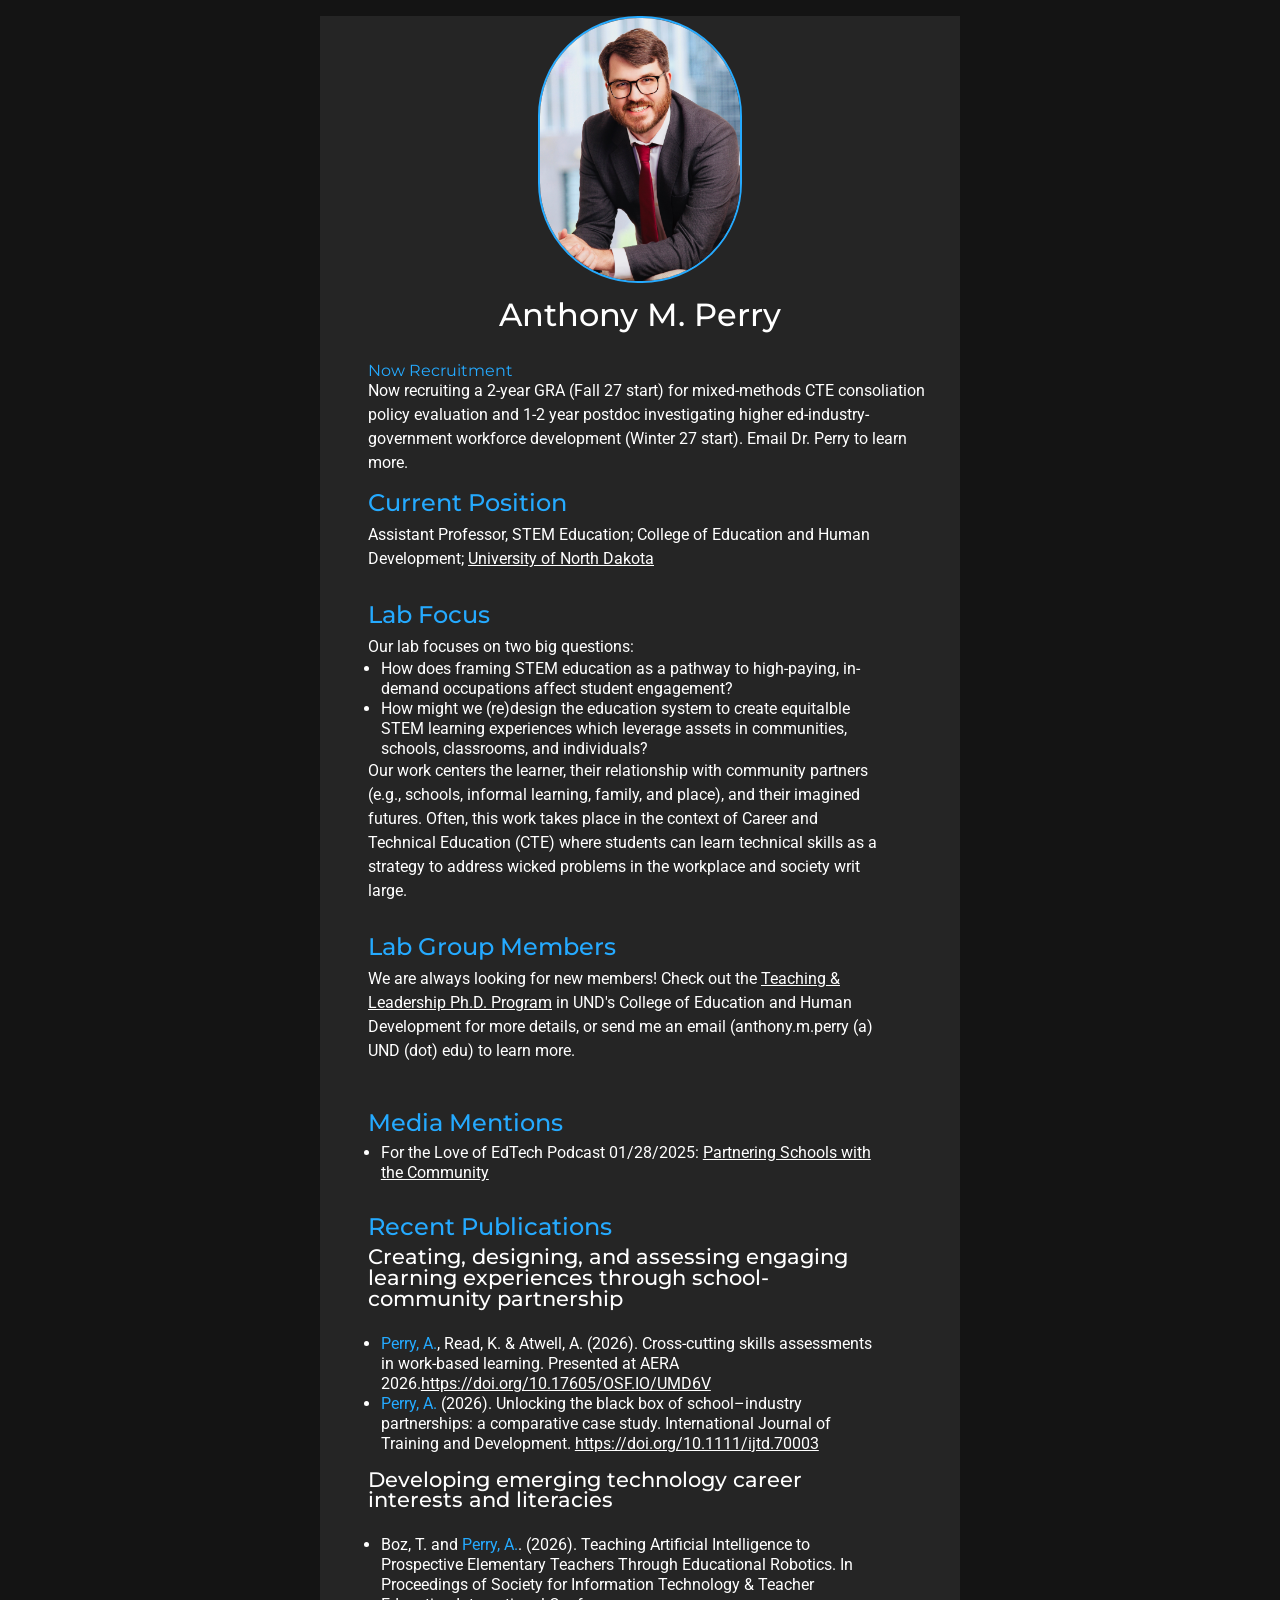
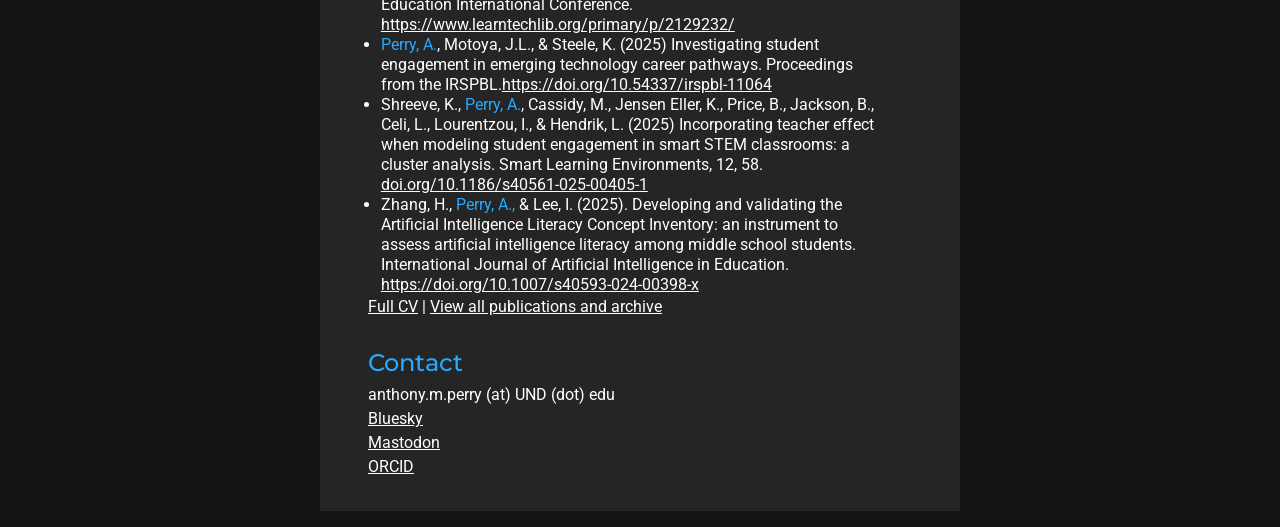
<file: index.html>
<!DOCTYPE html>
<html lang="en"> 
  
  <head>
    <!-- Google tag (gtag.js) -->
<script async src="https://www.googletagmanager.com/gtag/js?id=G-HMVCZ6WWES"></script>
<script>
  window.dataLayer = window.dataLayer || [];
  function gtag(){dataLayer.push(arguments);}
  gtag('js', new Date());

  gtag('config', 'G-HMVCZ6WWES');
</script>
    <meta charset="utf-8" />
    <meta
      name="viewport"
      content="width=device-width, initial-scale=1, shrink-to-fit=no"
    />
    <script type='text/javascript' src='https://d1bxh8uas1mnw7.cloudfront.net/assets/embed.js'></script>


    <meta name="description" content="Personal website for Assistant Professor of STEM Education Anthony M. Perry; University of North Dakota College of Education and Human Development" />

    <title>Anthony M. Perry</title>
    <!-- Google fonts for this template -->
    <link
      href="https://fonts.googleapis.com/css?family=Roboto|Montserrat|Tajawal"
      rel="stylesheet"
    />

    <!-- Custom styles for this template -->
    <link href="style.css" rel="stylesheet" />
  </head>

  <body>
    <div class="content">
      <img class="profile" src="headshot.jpg" alt="headshot of Tony wearing a sport coat, blue shirt, and tie">
      <h1>Anthony M. Perry</h1>

      <section>
        <h2 class="header">Now Recruitment</h2>
        <p> Now recruiting a 2-year GRA (Fall 27 start) for mixed-methods CTE consoliation policy evaluation and 1-2 year postdoc investigating higher ed-industry-government workforce development (Winter 27 start). Email Dr. Perry to learn more. 
      </p>
      
      <section>
        <h3 class="header">Current Position</h3>
        <p>Assistant Professor, STEM Education; College of Education and Human Development; <a href = "https://und.edu/directory/anthony.m.perry">University of North Dakota</a></p>
      </section>

      <section>
        <h3 class="header">Lab Focus</h3>
        <p>Our lab focuses on two big questions:</p>
        <ul>
          <li>How does framing STEM education as a pathway to high-paying, in-demand occupations affect <b>student engagement</b>? </li>
          <li>How might we (re)design the education system to create equitalble STEM learning experiences which leverage assets in communities, schools, classrooms, and individuals?</li>
        </ul> 
        <p>Our work centers the learner, their relationship with community partners (e.g., schools, informal learning, family, and place), and their imagined futures. Often, this work takes place in the context of Career and Technical Education (CTE) where students can learn technical skills as a strategy to address wicked problems in the workplace and society writ large.</p>
      </section>

      <section>
        <h3 class="header">Lab Group Members</h3>
        <p>We are always looking for new members! Check out the <a href="https://und.edu/programs/teaching-leadership-phd/index.html">Teaching & Leadership Ph.D. Program</a> in UND's College of Education and Human Development for more details, or send me an email (anthony.m.perry (a) UND (dot) edu) to learn more.</p>
        <div class="members-container">
          <!-- Lab members will be listed here -->
        </div>
      </section>

      <section>
        <h3 class="header">Media Mentions</h3>
        <ul>
          <li>For the Love of EdTech Podcast 01/28/2025: <a href="https://fortheloveofedtech.org/65-partnering-schools-with-the-community/">Partnering Schools with the Community</a></li>
        </ul>
      </section>
      
      <section>
        <h3 class="header">Recent Publications</h3>
        <p align = "center"><h4>Creating, designing, and assessing engaging learning experiences through school-community partnership</h4></p><br>
        <ul>
          <li><span class="accent">Perry, A.</span>, Read, K. & Atwell, A. (2026). Cross-cutting skills assessments in work-based learning. Presented at AERA 2026.<a href="https://doi.org/10.17605/OSF.IO/UMD6V">https://doi.org/10.17605/OSF.IO/UMD6V</a></li>
          <li><span class="accent">Perry, A.</span> (2026). Unlocking the black box of school–industry partnerships: a comparative case study. International Journal of Training and Development. <a href="https://doi.org/10.1111/ijtd.70003">https://doi.org/10.1111/ijtd.70003</a> </li>
        </ul><br>
        <p align = "center"><h4>Developing emerging technology career interests and literacies</h4></p><br>
        <ul>
          <li>Boz, T. and <span class="accent">Perry, A.</span>. (2026). Teaching Artificial Intelligence to Prospective Elementary Teachers Through Educational Robotics. In Proceedings of Society for Information Technology & Teacher Education International Conference. <a href="https://www.learntechlib.org/primary/p/2129232/">https://www.learntechlib.org/primary/p/2129232/</a></li>
          <li><span class="accent">Perry, A.</span>, Motoya, J.L., & Steele, K. (2025) Investigating student engagement in emerging technology career pathways. Proceedings from the IRSPBL.<a href="https://doi.org/10.54337/irspbl-11064">https://doi.org/10.54337/irspbl-11064<a></a> </li>
          <li>Shreeve, K., <span class="accent">Perry, A.</span>, Cassidy, M., Jensen Eller, K., Price, B., Jackson, B., Celi, L., Lourentzou, I., & Hendrik, L. (2025) Incorporating teacher effect when modeling student engagement in smart STEM classrooms: a cluster analysis. Smart Learning Environments, 12, 58. <a href="https://doi.org/10.1186/s40561-025-00405-1">doi.org/10.1186/s40561-025-00405-1</a></li>
          <li>Zhang, H., <span class ="accent">Perry, A.,</span> & Lee, I. (2025). Developing and validating the Artificial Intelligence Literacy Concept Inventory: an instrument to assess artificial intelligence literacy among middle school students. International Journal of Artificial Intelligence in Education. <a href=" https://doi.org/10.1007/s40593-024-00398-x"> https://doi.org/10.1007/s40593-024-00398-x</a></li>
        </ul>
        <p align = "center"><a href ="./240506_Perry-UND-CV_public.pdf">Full CV</a> | <a href="./archive.html">View all publications and archive</a></p>
      </section>
      
      <section>
        <h3 class="header">Contact</h3>
        <p>anthony.m.perry (at) UND (dot) edu</p>
        <p><a href="https://bsky.app/profile/anthonymperry.com">Bluesky</a></p>
        <p><a rel="me" href="https://sciences.social/@tonyperry">Mastodon</a></p>
        <p><a href="https://orcid.org/0000-0002-6497-8345">ORCID</a></p>
      </section>  
      
    </div>
  </body>
</html>
</file>
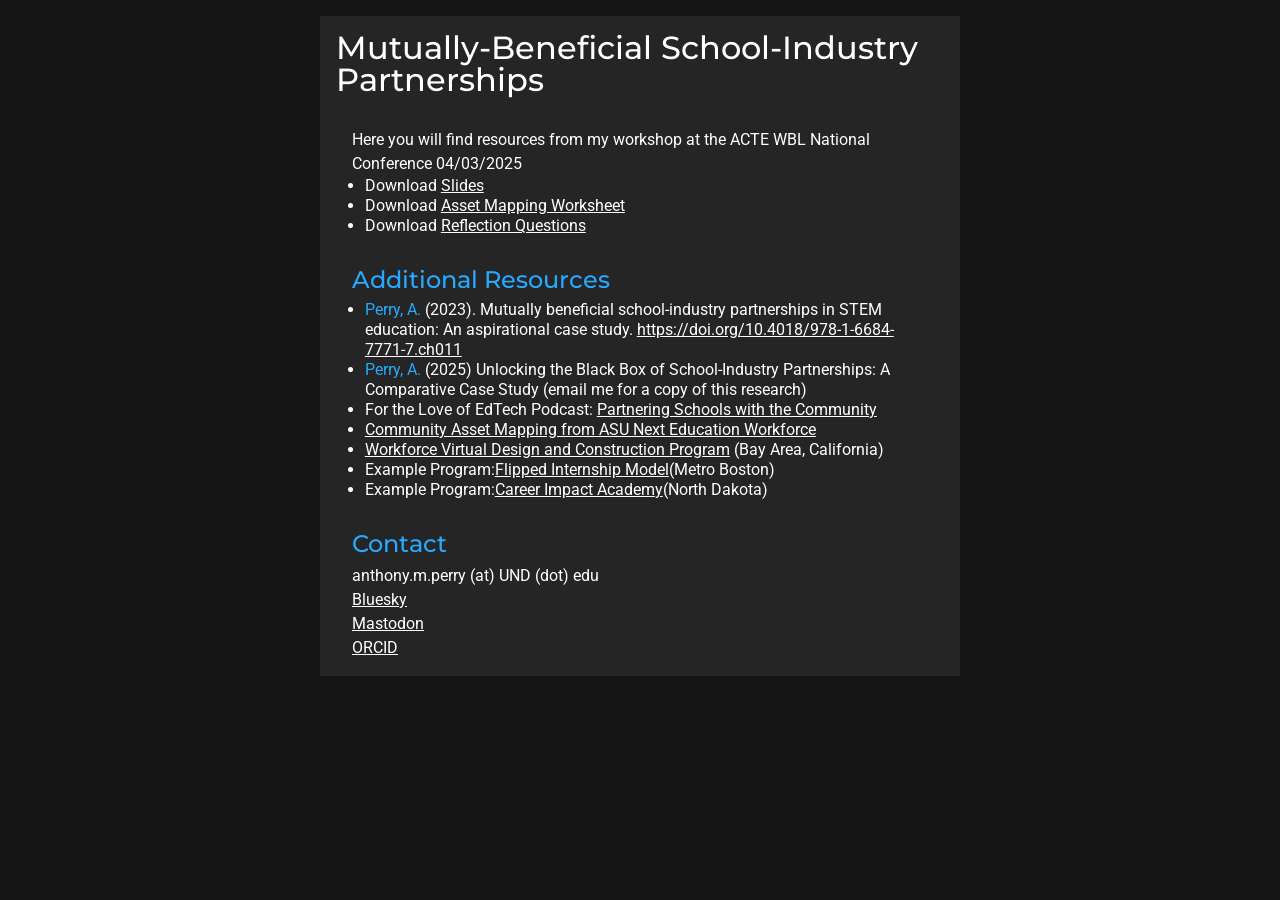
<file: ACTEWBL.html>
<!DOCTYPE html>
<html lang="en"> 
  
  <head>
</script>
    <meta charset="utf-8" />
    <meta
      name="viewport"
      content="width=device-width, initial-scale=1, shrink-to-fit=no"
    />
    <script type='text/javascript' src='https://d1bxh8uas1mnw7.cloudfront.net/assets/embed.js'></script>


    <meta name="description" content="Files for ACTE WBL Workshop April 2025" />

    <title>WBL Workshop Resources</title>
    <!-- Google fonts for this template -->
    <link
      href="https://fonts.googleapis.com/css?family=Roboto|Montserrat|Tajawal"
      rel="stylesheet"
    />

    <!-- Custom styles for this template -->
    <link href="style.css" rel="stylesheet" />
  </head>

  <body>
    <div class="content">
           <h1>Mutually-Beneficial School-Industry Partnerships</h1>
      <section>
      <p> Here you will find resources from my workshop at the ACTE WBL National Conference 04/03/2025
        <ul>
          <li>Download <a href="./ACTE-WBL-meeting.pdf">Slides</a></li>
          <li>Download <a href="./Community-educator-asset-map-v1.pdf">Asset Mapping Worksheet</a></li>
          <li>Download <a href="./partnerships-worsheet.pdf">Reflection Questions</a></li>
        </ul> 
         </p>
      </section>
     
        <section>
        <h3 class = "header">Additional Resources</h3>
          <ul>
             <li> <span class ="accent">Perry, A.</span> (2023). Mutually beneficial school-industry partnerships in STEM education: An aspirational case study. <a href="https://doi.org/10.4018/978-1-6684-7771-7.ch011">https://doi.org/10.4018/978-1-6684-7771-7.ch011</a>
             <li> <span class ="accent">Perry, A.</span> (2025) Unlocking the Black Box of School-Industry Partnerships: A Comparative Case Study (email me for a copy of this research)</li>
             <li> For the Love of EdTech Podcast: <a href="https://fortheloveofedtech.org/65-partnering-schools-with-the-community/">Partnering Schools with the Community</a></li>
             <li><a href="https://workforce.education.asu.edu/resource/community-educator-asset-map/">Community Asset Mapping from ASU Next Education Workforce</a></li>
             <li><a href="https://www.educationandemployers.org/>Education and Employers</a> resources from the UK</li>
            <li>Example Program:<a href="https://workforce-vdc.stanford.edu/examples/">Workforce Virtual Design and Construction Program</a> (Bay Area, California)</li>
            <li>Example Program:<a href="https://maicp.org/resources/burlington-high-school-flipped-internship-slide-deck/">Flipped Internship Model</a>(Metro Boston)</li>
            <li>Example Program:<a href="https://cia.gfschools.org/">Career Impact Academy</a>(North Dakota)</li>

          </ul>
        </section> 

          
        
              
  
      
      <section>
        <h3 class="header">Contact</h3>
        <p>anthony.m.perry (at) UND (dot) edu</p>
        <p><a href="https://bsky.app/profile/anthonymperry.com">Bluesky</a></p>
        <p><a rel="me" href="https://sciences.social/@tonyperry">Mastodon</a></p>
        <p><a href="https://orcid.org/0000-0002-6497-8345">ORCID</a></p>
      </section>  
      
    </div>
  </body>
</html>
</file>
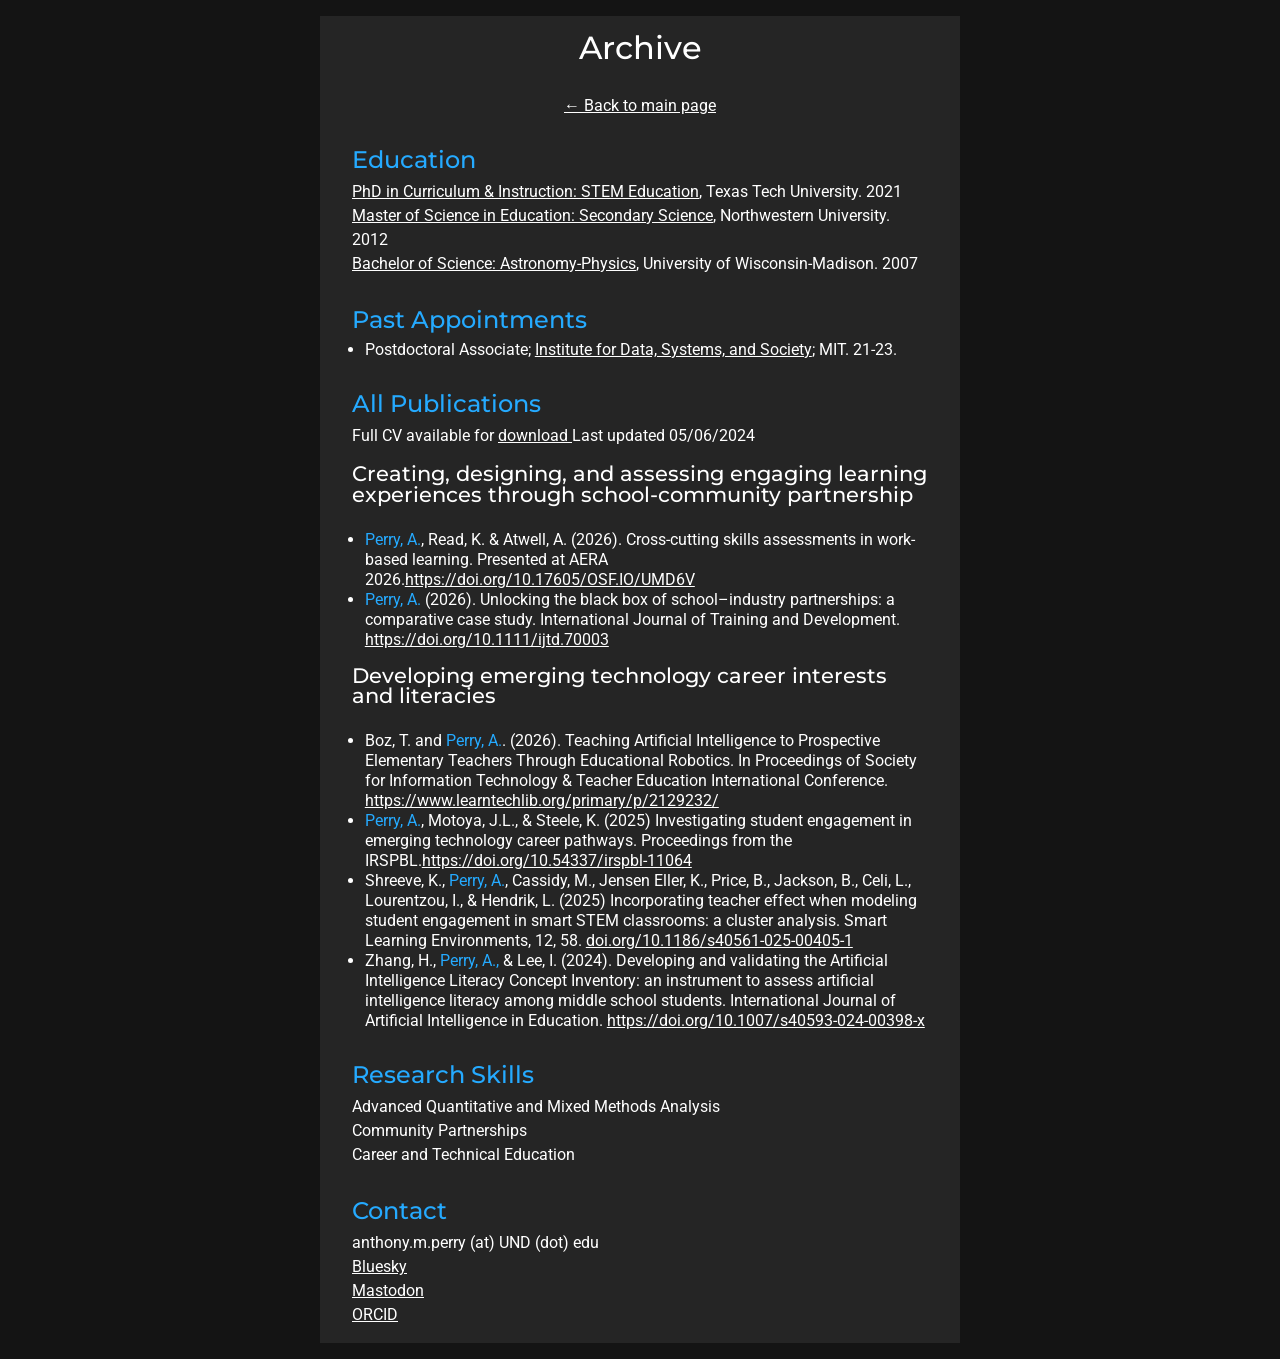
<file: archive.html>
<!DOCTYPE html>
<html lang="en"> 
  
  <head>
    <!-- Google tag (gtag.js) -->
<script async src="https://www.googletagmanager.com/gtag/js?id=G-HMVCZ6WWES"></script>
<script>
  window.dataLayer = window.dataLayer || [];
  function gtag(){dataLayer.push(arguments);}
  gtag('js', new Date());

  gtag('config', 'G-HMVCZ6WWES');
</script>
    <meta charset="utf-8" />
    <meta
      name="viewport"
      content="width=device-width, initial-scale=1, shrink-to-fit=no"
    />
    <script type='text/javascript' src='https://d1bxh8uas1mnw7.cloudfront.net/assets/embed.js'></script>


    <meta name="description" content="Archive: Past work and publications from Anthony M. Perry" />

    <title>Anthony M. Perry - Archive</title>
    <!-- Google fonts for this template -->
    <link
      href="https://fonts.googleapis.com/css?family=Roboto|Montserrat|Tajawal"
      rel="stylesheet"
    />

    <!-- Custom styles for this template -->
    <link href="style.css" rel="stylesheet" />
  </head>

  <body>
    <div class="content">
      <h1>Archive</h1>
      <p style="text-align: center; margin: 1rem 0;"><a href="./index.html">← Back to main page</a></p>
      
      <section>
        <h3 class="header">Education</h3>
        <p><a href="https://www.depts.ttu.edu/education/graduate/curriculum-and-instruction/stem.php">PhD in Curriculum & Instruction: STEM Education</a>, Texas Tech University. 2021</p>
        <p><a href="https://www.sesp.northwestern.edu/msed/index.html">Master of Science in Education: Secondary Science</a>, Northwestern University. 2012</p>   
        <p><a href="https://www.astro.wisc.edu/">Bachelor of Science: Astronomy-Physics</a>, University of Wisconsin-Madison. 2007</p>
      </section>

      <section>
        <h3 class="header">Past Appointments</h3>
        <ul>
          <li>Postdoctoral Associate; <a href="https://idss.mit.edu/staff/tony-perry/" target="_blank">Institute for Data, Systems, and Society</a>; MIT. 21-23.</li>
        </ul>
      </section>

      <section>
        <h3 class="header">All Publications</h3>
        <p align = "center">Full CV available for <a href ="./240506_Perry-UND-CV_public.pdf"> download </a> Last updated 05/06/2024</p><br>
        <p align = "center"><h4>Creating, designing, and assessing engaging learning experiences through school-community partnership</h4></p><br>
        <ul>
          <li><span class="accent">Perry, A.</span>, Read, K. & Atwell, A. (2026). Cross-cutting skills assessments in work-based learning. Presented at AERA 2026.<a href="https://doi.org/10.17605/OSF.IO/UMD6V">https://doi.org/10.17605/OSF.IO/UMD6V</a></li>
          <li><span class="accent">Perry, A.</span> (2026). Unlocking the black box of school–industry partnerships: a comparative case study. International Journal of Training and Development. <a href="https://doi.org/10.1111/ijtd.70003">https://doi.org/10.1111/ijtd.70003</a> </li>
        </ul><br>
        <p align = "center"><h4>Developing emerging technology career interests and literacies</h4></p><br>
        <ul>
          <li>Boz, T. and <span class="accent">Perry, A.</span>. (2026). Teaching Artificial Intelligence to Prospective Elementary Teachers Through Educational Robotics. In Proceedings of Society for Information Technology & Teacher Education International Conference. <a href="https://www.learntechlib.org/primary/p/2129232/">https://www.learntechlib.org/primary/p/2129232/</a></li>
          <li><span class="accent">Perry, A.</span>, Motoya, J.L., & Steele, K. (2025) Investigating student engagement in emerging technology career pathways. Proceedings from the IRSPBL.<a href="https://doi.org/10.54337/irspbl-11064">https://doi.org/10.54337/irspbl-11064<a></a> </li>
          <li>Shreeve, K., <span class="accent">Perry, A.</span>, Cassidy, M., Jensen Eller, K., Price, B., Jackson, B., Celi, L., Lourentzou, I., & Hendrik, L. (2025) Incorporating teacher effect when modeling student engagement in smart STEM classrooms: a cluster analysis. Smart Learning Environments, 12, 58. <a href="https://doi.org/10.1186/s40561-025-00405-1">doi.org/10.1186/s40561-025-00405-1</a></li>
          <li>Zhang, H., <span class ="accent">Perry, A.,</span> & Lee, I. (2024). Developing and validating the Artificial Intelligence Literacy Concept Inventory: an instrument to assess artificial intelligence literacy among middle school students. International Journal of Artificial Intelligence in Education. <a href=" https://doi.org/10.1007/s40593-024-00398-x"> https://doi.org/10.1007/s40593-024-00398-x</a></li>
        </ul>          
      </section>

      <section>
        <h3 class="header">Research Skills</h3>
        <p>Advanced Quantitative and Mixed Methods Analysis</p>
        <p>Community Partnerships</p>
        <p>Career and Technical Education</p>
      </section>

      <section>
        <h3 class="header">Contact</h3>
        <p>anthony.m.perry (at) UND (dot) edu</p>
        <p><a href="https://bsky.app/profile/anthonymperry.com">Bluesky</a></p>
        <p><a rel="me" href="https://sciences.social/@tonyperry">Mastodon</a></p>
        <p><a href="https://orcid.org/0000-0002-6497-8345">ORCID</a></p>
      </section>  
      
    </div>
  </body>
</html>
</file>
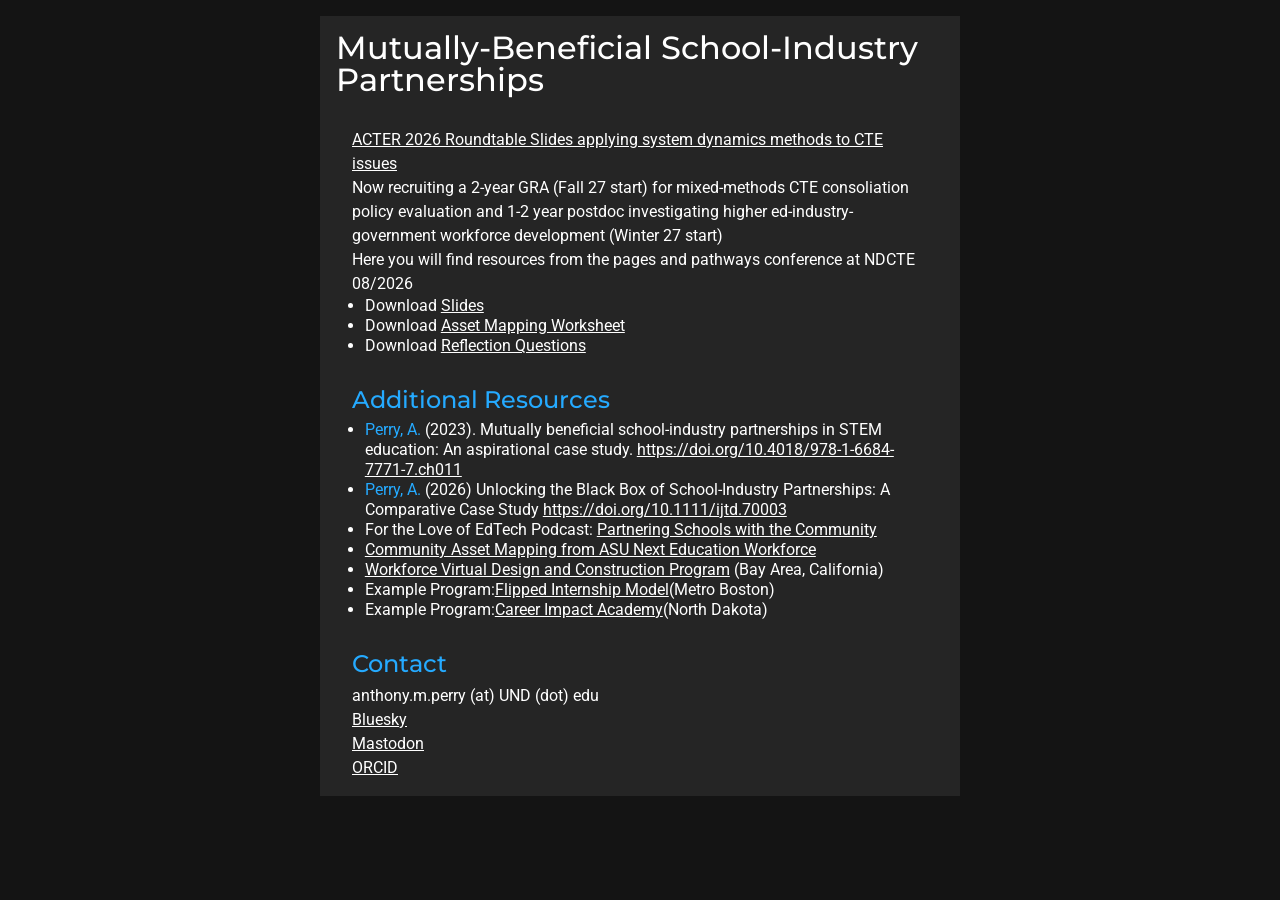
<file: IndustryPartners.html>
<!DOCTYPE html>
<html lang="en"> 
  
  <head>
</script>
    <meta charset="utf-8" />
    <meta
      name="viewport"
      content="width=device-width, initial-scale=1, shrink-to-fit=no"
    />
    <script type='text/javascript' src='https://d1bxh8uas1mnw7.cloudfront.net/assets/embed.js'></script>


    <meta name="description" content="Files for ACTE WBL Workshop April 2025" />

    <title>ND CTE Workshop Resources</title>
    <!-- Google fonts for this template -->
    <link
      href="https://fonts.googleapis.com/css?family=Roboto|Montserrat|Tajawal"
      rel="stylesheet"
    />

    <!-- Custom styles for this template -->
    <link href="style.css" rel="stylesheet" />
  </head>

  <body>
    <div class="content">
           <h1>Mutually-Beneficial School-Industry Partnerships</h1>
      <section>
      <p> 
        <a href="./ACTER-roundtable26.pptx">ACTER 2026 Roundtable Slides applying system dynamics methods to CTE issues</a>
      </p>
        
      <p>  
      Now recruiting a 2-year GRA (Fall 27 start) for mixed-methods CTE consoliation policy evaluation and 1-2 year postdoc investigating higher ed-industry-government workforce development (Winter 27 start)</p>
          
      </p>
        
      <p> 
        Here you will find resources from the pages and pathways conference at NDCTE 08/2026
        <ul>
          <li>Download <a href="./NDCTE26.pdf">Slides</a></li>
          <li>Download <a href="./Community-educator-asset-map-v1.pdf">Asset Mapping Worksheet</a></li>
          <li>Download <a href="./partnerships-worsheet.pdf">Reflection Questions</a></li>
        </ul> 
         </p>
      </section>
     
        <section>
        <h3 class = "header">Additional Resources</h3>
          <ul>
             <li> <span class ="accent">Perry, A.</span> (2023). Mutually beneficial school-industry partnerships in STEM education: An aspirational case study. <a href="https://doi.org/10.4018/978-1-6684-7771-7.ch011">https://doi.org/10.4018/978-1-6684-7771-7.ch011</a>
             <li> <span class ="accent">Perry, A.</span> (2026) Unlocking the Black Box of School-Industry Partnerships: A Comparative Case Study <a href="https://doi.org/10.1111/ijtd.70003">https://doi.org/10.1111/ijtd.70003</a></li>
             <li> For the Love of EdTech Podcast: <a href="https://fortheloveofedtech.org/65-partnering-schools-with-the-community/">Partnering Schools with the Community</a></li>
             <li><a href="https://workforce.education.asu.edu/resource/community-educator-asset-map/">Community Asset Mapping from ASU Next Education Workforce</a></li>
             <li><a href="https://www.educationandemployers.org/>Education and Employers</a> resources from the UK</li>
            <li>Example Program:<a href="https://workforce-vdc.stanford.edu/examples/">Workforce Virtual Design and Construction Program</a> (Bay Area, California)</li>
            <li>Example Program:<a href="https://maicp.org/resources/burlington-high-school-flipped-internship-slide-deck/">Flipped Internship Model</a>(Metro Boston)</li>
            <li>Example Program:<a href="https://cia.gfschools.org/">Career Impact Academy</a>(North Dakota)</li>

          </ul>
        </section> 

          
        
              
  
      
      <section>
        <h3 class="header">Contact</h3>
        <p>anthony.m.perry (at) UND (dot) edu</p>
        <p><a href="https://bsky.app/profile/anthonymperry.com">Bluesky</a></p>
        <p><a rel="me" href="https://sciences.social/@tonyperry">Mastodon</a></p>
        <p><a href="https://orcid.org/0000-0002-6497-8345">ORCID</a></p>
      </section>  
      
    </div>
  </body>
</html>
</file>
<file: style.css>
html, body, div, span, applet, object, iframe,
h1, h2, h3, h4, h5, h6, p, blockquote, pre,
a, abbr, acronym, address, big, cite, code,
del, dfn, em, img, ins, kbd, q, s, samp,
small, strike, strong, sub, sup, tt, var,
b, u, i, center,
dl, dt, dd, ol, ul, li,
fieldset, form, label, legend,
table, caption, tbody, tfoot, thead, tr, th, td,
article, aside, canvas, details, embed, 
figure, figcaption, footer, header, hgroup, 
menu, nav, output, ruby, section, summary,
time, mark, audio, video {
	margin: 0;
	padding: 0;
	border: 0;
	font-size: 100%;
	font: inherit;
	vertical-align: baseline;
}
/* HTML5 display-role reset for older browsers */
article, aside, details, figcaption, figure, 
footer, header, hgroup, menu, nav, section {
	display: block;
}
body {
	line-height: 1;
}
blockquote, q {
	quotes: none;
}
blockquote:before, blockquote:after,
q:before, q:after {
	content: '';
	content: none;
}
table {
	border-collapse: collapse;
	border-spacing: 0;
}

body {
  font-family: 'Roboto', Verdana, sans-serif;
  display: flex;
  flex-direction: column;
  align-items: center;
  padding: 1rem;
  color: white;
  background-color: #141414;
}

h1,h2,h3,h4,h5,h6 {
  font-family: 'Montserrat', Verdana, sans-serif;
}

p {
  line-height: 1.25rem;
}

h1 {
  font-size: 2rem;
  font-weight: 500;
  padding: 1rem;
}

h3 {
  font-size: 1.5rem;
  font-weight: 500;
  padding-bottom: 0.5rem;

}

h4 {
	font-size: 1.3rem;
	font-weight: 500;
	padding-bottom: 0.5rem;
}

h6 {
  font-size: 1.25rem;
  padding-bottom: 0.5rem;
}

.profile {
  width: 200px;
  border-radius: 100px;
  border: 2px solid #25AAFF;
}

.accent {
  color: #25AAFF
}

.content {
  width: 50vw;
  background-color: #252525;
  display: flex;
  flex-direction: column;
  align-items: center;
}

.header {
  width: 100%;
  color: #25AAFF;
}

a {
  text-decoration: underline;
  color: white;
}

section {
  display: flex;
  flex-direction: column;
  align-items: baseline;
  width: 90%;
  margin: 1rem;
}

section p {
  line-height: 1.5rem;
}

section ul,ol {
  padding-left: 1vw;
}

section li {
  line-height: 1.25rem;
}

.members-container {
  width: 100%;
  display: grid;
  grid-template-columns: repeat(auto-fit, minmax(250px, 1fr));
  gap: 1.5rem;
  margin-top: 1rem;
}

.member-card {
  background-color: #1a1a1a;
  border: 1px solid #25AAFF;
  border-radius: 8px;
  padding: 1.5rem;
  display: flex;
  flex-direction: column;
  align-items: center;
  text-align: center;
}

.member-card img {
  width: 120px;
  height: 120px;
  border-radius: 50%;
  border: 2px solid #25AAFF;
  margin-bottom: 1rem;
  object-fit: cover;
}

.member-card h4 {
  color: #25AAFF;
  margin: 0.5rem 0;
}

.member-card p {
  color: #ccc;
  font-size: 0.9rem;
  margin: 0.25rem 0;
}

.member-card .role {
  color: #25AAFF;
  font-weight: 500;
  margin-bottom: 0.5rem;
}

@media (max-width: 992px) {
  .content {
    width: 100%;
  }
  .profile {
    width: 50vw;
    border-radius: 25vw;
    border: 2px solid #25AAFF;
  }
  .members-container {
    grid-template-columns: 1fr;
  }
}
</file>
